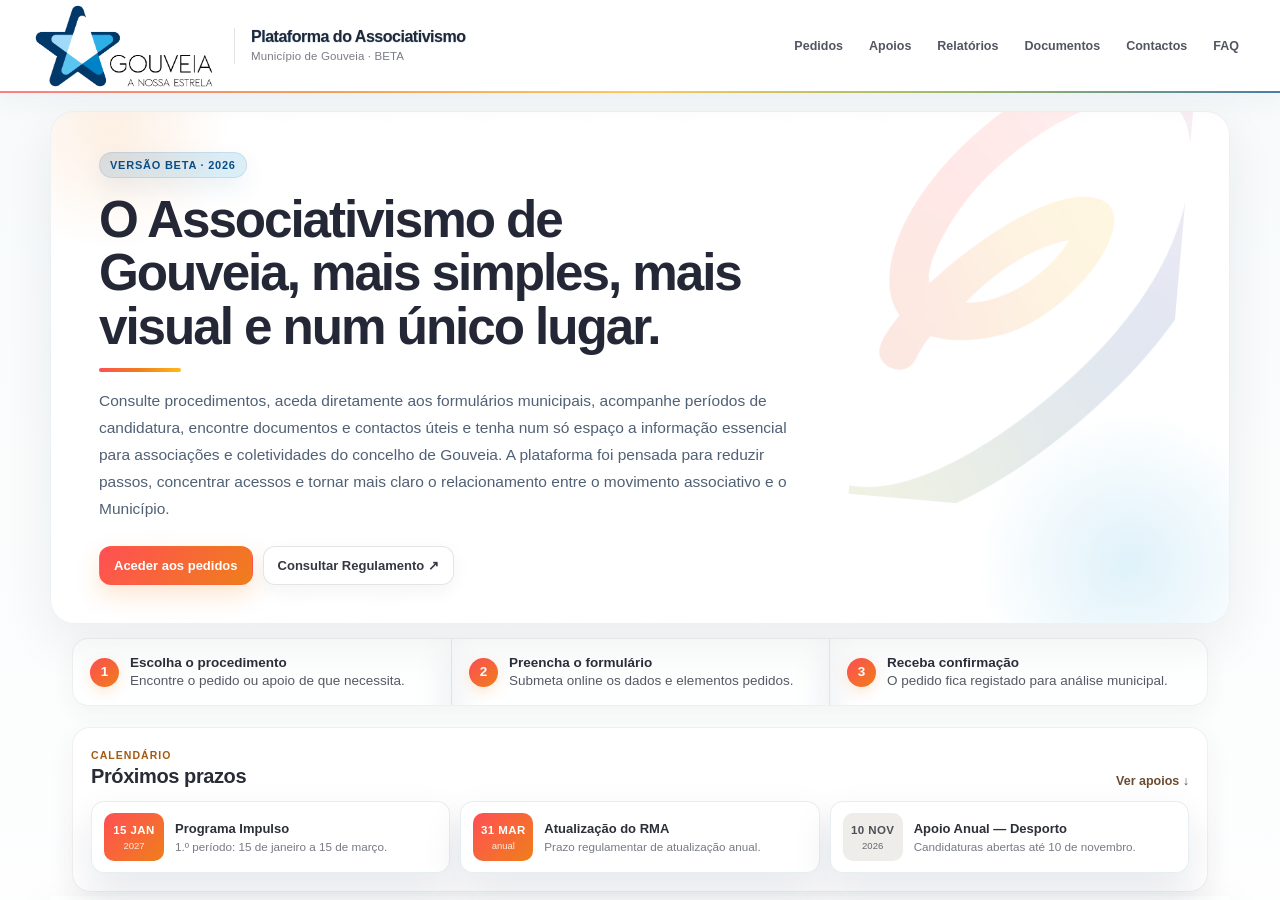
<file: app-v2.html>
<!doctype html>
<html lang="pt-PT">
<head>
<meta charset="utf-8">
<meta name="viewport" content="width=device-width,initial-scale=1,viewport-fit=cover">
<meta name="theme-color" content="#ffffff">
<title>Plataforma do Associativismo | Município de Gouveia</title>
<style>
*{box-sizing:border-box}html,body{margin:0;width:100%;height:100%;overflow:hidden;background:#f5f7f8;font-family:Inter,system-ui,-apple-system,BlinkMacSystemFont,"Segoe UI",sans-serif;color:#1f2933}
#legacy{position:fixed;inset:0;width:100%;height:100%;border:0;background:#fff}
.form-layer{position:fixed;inset:0;z-index:9999;background:#f6f8f9;display:none;flex-direction:column}.form-layer.open{display:flex}
.form-top{height:72px;min-height:72px;display:flex;align-items:center;gap:14px;padding:0 22px;background:rgba(255,255,255,.97);border-bottom:1px solid #e5e9ec;box-shadow:0 8px 24px rgba(31,41,51,.06);backdrop-filter:blur(12px)}
.form-back{appearance:none;border:1px solid #dce2e6;background:#fff;color:#263d4e;border-radius:12px;padding:11px 14px;font-weight:800;font-size:14px;cursor:pointer}.form-back:hover{background:#f7f9fa}
.form-title{min-width:0}.form-title strong{display:block;font-size:15px;line-height:1.2}.form-title small{display:block;margin-top:3px;color:#74808a;font-size:12px;white-space:nowrap;overflow:hidden;text-overflow:ellipsis}
.form-actions{margin-left:auto}.form-external{color:#52616c;text-decoration:none;font-size:12px;font-weight:750;border:1px solid #e1e6e9;border-radius:10px;padding:9px 11px;background:#fff}
.form-frame{flex:1;width:100%;border:0;background:#f6f8f9}.loading{position:absolute;left:50%;top:50%;transform:translate(-50%,-50%);color:#687680;font-size:13px;z-index:-1}
@media(max-width:680px){.form-top{height:64px;min-height:64px;padding:0 12px;gap:10px}.form-back{padding:10px 11px}.form-title strong{font-size:14px}.form-title small{font-size:11px}.form-external{display:none}}
</style>
</head>
<body>
<iframe id="legacy" title="Plataforma do Associativismo" src="index_sem_botao_download_relatorio%20(1).html"></iframe>
<div class="form-layer" id="formLayer" role="dialog" aria-modal="true" aria-label="Formulário integrado">
  <div class="form-top">
    <button class="form-back" id="formBack" type="button">← Voltar</button>
    <div class="form-title"><strong id="formTitle">Formulário</strong><small>Preenchimento dentro da Plataforma do Associativismo</small></div>
    <div class="form-actions"><a class="form-external" id="formExternal" href="#" target="_blank" rel="noopener">Abrir separadamente ↗</a></div>
  </div>
  <div class="loading">A carregar formulário…</div>
  <iframe class="form-frame" id="formFrame" title="Formulário" allow="clipboard-write"></iframe>
</div>
<script>
(function(){
  const legacy=document.getElementById('legacy'), layer=document.getElementById('formLayer'), frame=document.getElementById('formFrame'), title=document.getElementById('formTitle'), ext=document.getElementById('formExternal'), back=document.getElementById('formBack');
  const FULL={
    rma:'https://docs.google.com/forms/d/13lRnTvN5xNR7-OGMz9pEzso5YeNmuV8a-lxBbJVrMvM/viewform?embedded=true',
    apoio:'https://docs.google.com/forms/d/1XOi1zDl_YLn0ttC5pp-ny5jD7OPT27PokIYTtzxeXyw/viewform?embedded=true',
    transporte:'https://docs.google.com/forms/d/1fWjcZcNjLpi-5UkRoaltbUc3fp2eVJZHL1GC5i87C0s/viewform?embedded=true',
    desporto:'https://docs.google.com/forms/d/1hfsow7imRYdcYtD5RDmz5xDqaQjCK5Qr7GzYbRokhdU/viewform?embedded=true'
  };
  const SHORT={
    '55gqdebhtpjya4k36':FULL.rma,'k7emhapwsyhdrvjf6':FULL.rma,
    'dxudumwrpsmtngoy8':FULL.apoio,'f3jbwx3glnkzqgst9':FULL.apoio,'vcrmrrekrrfcteuw9':FULL.apoio,
    '9dunodnuie4spsrxa':FULL.transporte,'oxae2jrrhubwo6vs5':FULL.transporte,'6359vejgduqyecwh8':FULL.transporte,'sct1enjxtpothr3h6':FULL.transporte,
    '7maysg8bhv6gcstw6':FULL.desporto
  };
  const norm=s=>(s||'').toLowerCase().normalize('NFD').replace(/[\u0300-\u036f]/g,'').replace(/\s+/g,' ').trim();
  function canonical(url){
    if(!url)return url;
    const low=String(url).toLowerCase();
    for(const k in SHORT)if(low.includes(k))return SHORT[k];
    try{const u=new URL(url,location.href);if(u.hostname==='docs.google.com'&&u.pathname.includes('/forms/')){if(u.pathname.endsWith('/edit'))u.pathname=u.pathname.replace(/\/edit$/,'/viewform');u.searchParams.set('embedded','true');return u.href}}catch(e){}
    return url;
  }
  function openForm(url,label){
    const src=canonical(url); if(!src)return;
    title.textContent=label||'Formulário'; ext.href=src.replace(/[?&]embedded=true/,''); frame.src=src; layer.classList.add('open');
    if(location.hash!=='#formulario')history.pushState({form:true},'', '#formulario');
  }
  function closeForm(fromPop){layer.classList.remove('open');frame.src='about:blank';if(!fromPop&&location.hash==='#formulario')history.back()}
  back.addEventListener('click',()=>closeForm(false));window.addEventListener('popstate',()=>{if(layer.classList.contains('open'))closeForm(true)});
  function patch(){
    let d;try{d=legacy.contentDocument||legacy.contentWindow.document}catch(e){return}if(!d)return;
    if(d.getElementById('app-live-patch'))return;
    const style=d.createElement('style');style.id='app-live-patch';style.textContent=`
      :root{--app-ink:#1f2933;--app-blue:#234d6d;--app-orange:#e86f1f;--app-green:#2f7d5a}
      body{background:linear-gradient(180deg,#f7fafb 0,#fff 32%,#faf9f7 100%)!important}
      .topbar{background:rgba(255,255,255,.95)!important;backdrop-filter:blur(14px);box-shadow:0 8px 28px rgba(31,41,51,.045)!important}
      .hero{border-radius:24px!important;box-shadow:0 18px 50px rgba(23,42,58,.075)!important;border:1px solid rgba(35,77,109,.08)!important}
      .card{border-radius:20px!important;border:1px solid #e4e9ec!important;box-shadow:0 10px 34px rgba(31,41,51,.055)!important;overflow:hidden!important;transition:.18s ease!important}
      .card:hover{transform:translateY(-2px);box-shadow:0 17px 42px rgba(31,41,51,.085)!important}.card-body{padding:20px!important}
      .note{border-radius:12px!important;background:#f7f9fa!important;border:1px solid #edf0f2!important}
      .btn.active,.btn[data-integrated]{background:linear-gradient(135deg,#d95e17,#f47b12)!important;color:#fff!important;border:0!important;border-radius:12px!important;min-height:45px!important;font-weight:850!important;box-shadow:0 10px 24px rgba(232,111,31,.18)!important;text-decoration:none!important;cursor:pointer!important}
      .status.open{background:#eaf5ef!important;color:#256647!important;border-color:#d4eadc!important}
      .integrated-hint-app{display:flex;align-items:center;gap:7px;margin-top:10px;color:#426177;font-size:12px;font-weight:750}.integrated-hint-app:before{content:'✓';display:grid;place-items:center;width:20px;height:20px;border-radius:50%;background:#e8f4ee;color:#2e7a59}
      @media(max-width:680px){.card{border-radius:17px!important}.hero{border-radius:20px!important}.card-body{padding:17px!important}}
    `;d.head.appendChild(style);
    [...d.querySelectorAll('.card')].forEach(card=>{
      const h=card.querySelector('h3');if(!h)return;const raw=h.textContent.trim(),key=norm(raw);let url='';
      if(key.includes('registo municipal'))url=FULL.rma;else if(key.includes('apoio tecnico'))url=FULL.apoio;else if(key.includes('transporte'))url=FULL.transporte;else if(key.includes('apoio anual')&&key.includes('desporto'))url=FULL.desporto;
      const btn=card.querySelector('a.btn,button.btn');
      if(url&&btn){if(btn.tagName==='A'){btn.removeAttribute('href');btn.removeAttribute('target');btn.removeAttribute('rel')}btn.dataset.integrated='1';btn.classList.remove('disabled');btn.classList.add('active');btn.removeAttribute('aria-disabled');btn.textContent=key.includes('registo municipal')?'Aceder ao RMA':key.includes('desporto')?'Apresentar candidatura':'Preencher na plataforma';btn.onclick=e=>{e.preventDefault();e.stopPropagation();openForm(url,raw);return false};if(!card.querySelector('.integrated-hint-app')){const hint=d.createElement('div');hint.className='integrated-hint-app';hint.textContent='Preenchimento sem sair da plataforma';btn.insertAdjacentElement('afterend',hint)}}
      if(key.includes('apoio anual')&&key.includes('desporto')){const st=card.querySelector('.status');if(st){st.className='status open';st.textContent='Aberto'}const note=card.querySelector('.note');if(note)note.innerHTML='<strong>Candidaturas 2026/2027:</strong> abertas até <strong>10 de novembro de 2026</strong>.'}
    });
    [...d.querySelectorAll('a[href*="forms.gle"],a[href*="docs.google.com/forms"]')].forEach(a=>{if(a.dataset.integrated)return;const url=canonical(a.href),label=(a.closest('.card')?.querySelector('h3')?.textContent||a.textContent||'Formulário').trim();a.removeAttribute('target');a.onclick=e=>{e.preventDefault();e.stopPropagation();openForm(url,label);return false}});
    [...d.querySelectorAll('.deadline-item')].forEach(item=>{if(norm(item.textContent).includes('desporto')){const date=item.querySelector('.deadline-date');if(date)date.innerHTML='<strong>10 NOV</strong><small>2026</small>';const last=item.querySelector('span:last-child');if(last)last.innerHTML='<strong>Apoio Anual — Desporto</strong><small>Candidaturas abertas até 10 de novembro.</small>'}});
  }
  legacy.addEventListener('load',()=>{patch();setTimeout(patch,350)});
})();
</script>
</body>
</html>
</file>
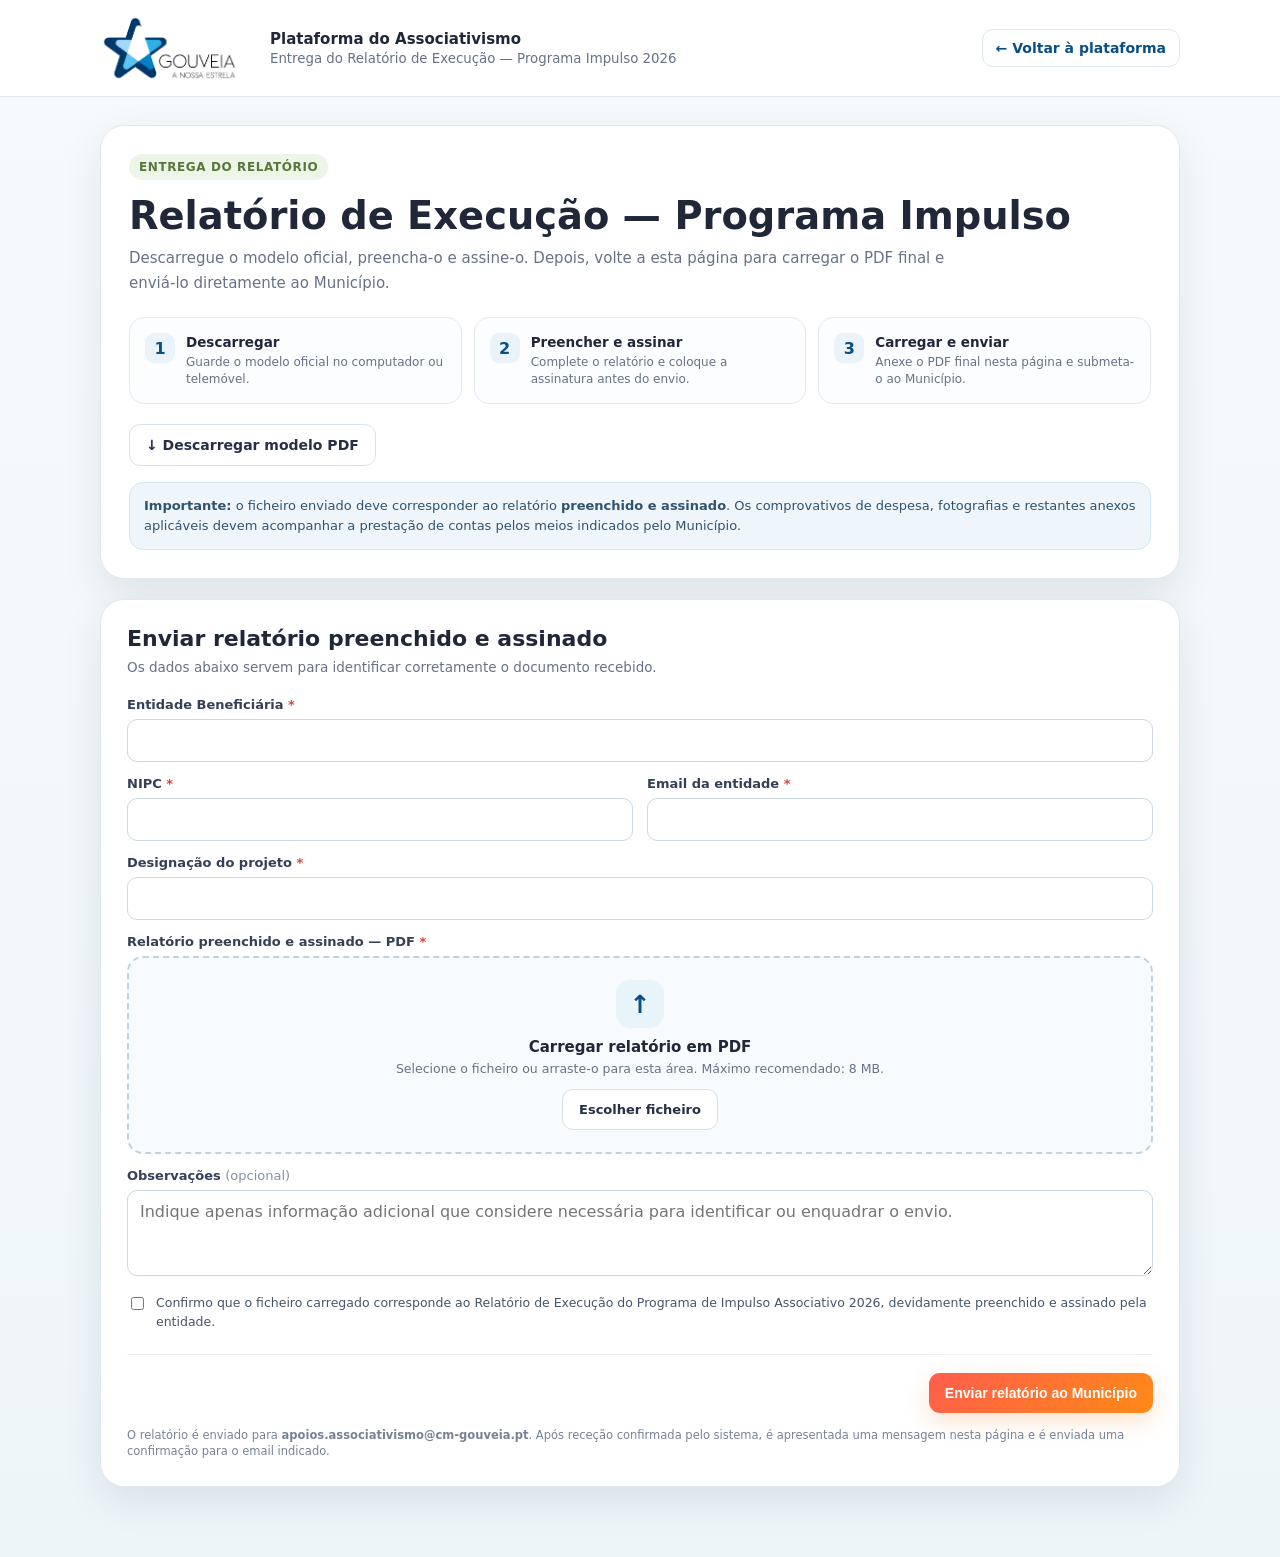
<file: relatorio-impulso-online.html>
<!doctype html>
<html lang="pt-PT">
<head>
<meta charset="utf-8">
<meta name="viewport" content="width=device-width,initial-scale=1,viewport-fit=cover">
<meta name="theme-color" content="#ffffff">
<title>Entregar Relatório de Execução — Programa Impulso 2026</title>
<style>
:root{
  --blue:#0a4e86;
  --blue2:#2fa9dd;
  --orange:#ef7f1a;
  --ink:#202739;
  --muted:#667386;
  --line:#dfe7ef;
  --bg:#f4f8fb;
  --card:#fff;
  --green:#56783b;
  --shadow:0 14px 38px rgba(18,49,81,.10);
}
*{box-sizing:border-box}
html{scroll-behavior:smooth}
body{
  margin:0;
  font-family:Inter,ui-sans-serif,system-ui,-apple-system,BlinkMacSystemFont,"Segoe UI",sans-serif;
  background:linear-gradient(180deg,#f7fafc,#eef5f9);
  color:var(--ink);
}
.top{
  position:sticky;top:0;z-index:5;
  background:rgba(255,255,255,.95);
  backdrop-filter:blur(10px);
  border-bottom:1px solid var(--line);
}
.top-inner{
  max-width:1120px;margin:auto;
  display:flex;align-items:center;justify-content:space-between;
  gap:18px;padding:14px 20px;
}
.brand{display:flex;align-items:center;gap:14px}
.brand-logo{
  width:156px;
  height:auto;
  max-height:68px;
  object-fit:contain;
  object-position:left center;
  display:block;
}
.brand-copy strong{display:block;font-size:15px}
.brand-copy small{display:block;color:var(--muted);margin-top:3px}
.back{
  display:inline-flex;align-items:center;gap:7px;
  text-decoration:none;color:var(--blue);font-weight:800;font-size:14px;
  padding:10px 13px;border:1px solid #dce6ee;border-radius:11px;background:#fff;
}
main{max-width:1120px;margin:28px auto 70px;padding:0 20px}
.hero,.panel{
  background:#fff;border:1px solid #e1e8ee;border-radius:24px;
  box-shadow:var(--shadow);
}
.hero{padding:28px;margin-bottom:20px}
.eyebrow{
  display:inline-flex;padding:6px 10px;border-radius:999px;
  background:#edf5e8;color:var(--green);
  font-size:12px;font-weight:900;letter-spacing:.05em;text-transform:uppercase
}
.hero h1{font-size:clamp(27px,3vw,40px);line-height:1.08;margin:15px 0 10px}
.hero p{margin:0;color:var(--muted);max-width:820px;line-height:1.62;font-size:15px}
.steps{
  display:grid;grid-template-columns:repeat(3,minmax(0,1fr));
  gap:12px;margin-top:22px
}
.step{
  border:1px solid #e3e9ee;background:#fbfdfe;border-radius:15px;
  padding:15px;display:flex;gap:11px;align-items:flex-start
}
.step-num{
  width:30px;height:30px;flex:0 0 30px;border-radius:9px;
  display:grid;place-items:center;background:#eaf3f9;color:var(--blue);font-weight:900
}
.step strong{display:block;font-size:13.5px;margin:1px 0 4px}
.step small{display:block;color:var(--muted);line-height:1.4;font-size:12px}
.hero-actions{display:flex;flex-wrap:wrap;gap:10px;margin-top:20px}
.btn{
  border:0;border-radius:11px;padding:12px 16px;
  font-weight:850;font-size:14px;cursor:pointer;text-decoration:none;
  display:inline-flex;align-items:center;justify-content:center;gap:8px
}
.btn.secondary{background:#fff;border:1px solid #d9e2e9;color:#253047}
.btn.primary{
  background:linear-gradient(135deg,#ff5d4d,#ff8a16);color:#fff;
  box-shadow:0 8px 22px rgba(239,127,26,.22)
}
.btn:disabled{opacity:.58;cursor:not-allowed}
.notice{
  background:#eef6fb;border:1px solid #d4e6f2;color:#31536f;
  border-radius:14px;padding:13px 14px;font-size:13px;line-height:1.55;margin-top:16px
}
.panel{padding:26px}
.panel-head{margin-bottom:20px}
.panel-head h2{font-size:22px;margin:0 0 6px}
.panel-head p{margin:0;color:var(--muted);font-size:13.5px;line-height:1.5}
.grid{display:grid;grid-template-columns:repeat(2,minmax(0,1fr));gap:14px}
.field{display:flex;flex-direction:column;gap:7px}
.field.full{grid-column:1/-1}
.field label{font-size:13px;font-weight:800;color:#334056}
.req{color:#d94335}
.field input,.field textarea{
  width:100%;border:1px solid #ccd8e2;border-radius:10px;padding:11px 12px;
  font:inherit;color:#1e293b;background:#fff;outline:none
}
.field textarea{min-height:86px;resize:vertical}
.field input:focus,.field textarea:focus{
  border-color:#57a6d3;box-shadow:0 0 0 3px rgba(47,169,221,.12)
}
.upload-box{
  border:2px dashed #bfd2e1;border-radius:16px;background:#f8fbfd;
  padding:22px;text-align:center;transition:.18s ease
}
.upload-box.drag{border-color:#2fa9dd;background:#f0f8fc}
.upload-icon{
  width:48px;height:48px;border-radius:14px;margin:0 auto 10px;
  display:grid;place-items:center;background:#e9f3fa;color:var(--blue);font-size:25px;font-weight:900
}
.upload-box strong{display:block;font-size:15px}
.upload-box p{margin:5px 0 13px;color:var(--muted);font-size:12.5px}
.upload-box input{display:none}
.file-chip{
  display:none;margin-top:12px;padding:10px 12px;border-radius:10px;
  background:#edf5e8;color:#3f642a;font-size:12.5px;font-weight:800;text-align:left
}
.file-chip.show{display:block}
.check{
  display:flex;gap:9px;align-items:flex-start;margin-top:18px;
  color:#485568;font-size:12.5px;line-height:1.5
}
.check input{margin-top:3px;accent-color:var(--blue)}
.actions{
  display:flex;justify-content:flex-end;gap:10px;align-items:center;
  border-top:1px solid #edf1f4;margin-top:22px;padding-top:18px
}
.status{
  display:none;margin-top:14px;padding:12px 14px;border-radius:12px;
  font-size:13px;font-weight:750;line-height:1.5
}
.status.ok{display:block;background:#edf7e9;color:#42622f;border:1px solid #d8e9ce}
.status.err{display:block;background:#fff1ef;color:#9b3328;border:1px solid #f3d0cb}
.status.wait{display:block;background:#eef6fb;color:#31536f;border:1px solid #d4e6f2}
.help{
  margin-top:14px;color:#778395;font-size:11.5px;line-height:1.45
}
@media(max-width:760px){
  .top-inner{padding:10px 14px}
  .brand-logo{width:128px;max-height:56px}
  .brand-copy{display:none}
  .back{font-size:0;padding:9px 11px}.back::after{content:"Voltar";font-size:13px}
  main{padding:0 12px;margin-top:16px}
  .hero,.panel{border-radius:18px}
  .hero{padding:20px 18px}
  .panel{padding:20px 16px}
  .steps,.grid{grid-template-columns:1fr}
  .actions{flex-direction:column;align-items:stretch}
  .actions .btn{width:100%}
}
</style>
<script src="config.js"></script>
</head>
<body>
<header class="top">
  <div class="top-inner">
    <div class="brand">
      <img class="brand-logo" src="[data-uri]" alt="Município de Gouveia">
      <div class="brand-copy">
        <strong>Plataforma do Associativismo</strong>
        <small>Entrega do Relatório de Execução — Programa Impulso 2026</small>
      </div>
    </div>
    <a class="back" href="index.html">← Voltar à plataforma</a>
  </div>
</header>

<main>
  <section class="hero">
    <span class="eyebrow">Entrega do relatório</span>
    <h1>Relatório de Execução — Programa Impulso</h1>
    <p>
      Descarregue o modelo oficial, preencha-o e assine-o. Depois, volte a esta página para carregar o PDF final e enviá-lo diretamente ao Município.
    </p>

    <div class="steps">
      <div class="step">
        <span class="step-num">1</span>
        <span><strong>Descarregar</strong><small>Guarde o modelo oficial no computador ou telemóvel.</small></span>
      </div>
      <div class="step">
        <span class="step-num">2</span>
        <span><strong>Preencher e assinar</strong><small>Complete o relatório e coloque a assinatura antes do envio.</small></span>
      </div>
      <div class="step">
        <span class="step-num">3</span>
        <span><strong>Carregar e enviar</strong><small>Anexe o PDF final nesta página e submeta-o ao Município.</small></span>
      </div>
    </div>

    <div class="hero-actions">
      <a class="btn secondary" href="relatorio-execucao-impulso-2026.pdf" download>↓ Descarregar modelo PDF</a>
    </div>

    <div class="notice">
      <strong>Importante:</strong> o ficheiro enviado deve corresponder ao relatório <strong>preenchido e assinado</strong>.
      Os comprovativos de despesa, fotografias e restantes anexos aplicáveis devem acompanhar a prestação de contas pelos meios indicados pelo Município.
    </div>
  </section>

  <section class="panel">
    <div class="panel-head">
      <h2>Enviar relatório preenchido e assinado</h2>
      <p>Os dados abaixo servem para identificar corretamente o documento recebido.</p>
    </div>

    <form id="uploadForm" autocomplete="on">
      <div class="grid">
        <div class="field full">
          <label for="entidade">Entidade Beneficiária <span class="req">*</span></label>
          <input id="entidade" name="entidade" required>
        </div>
        <div class="field">
          <label for="nipc">NIPC <span class="req">*</span></label>
          <input id="nipc" name="nipc" inputmode="numeric" required>
        </div>
        <div class="field">
          <label for="email">Email da entidade <span class="req">*</span></label>
          <input id="email" name="email" type="email" required>
        </div>
        <div class="field full">
          <label for="projeto">Designação do projeto <span class="req">*</span></label>
          <input id="projeto" name="projeto" required>
        </div>

        <div class="field full">
          <label>Relatório preenchido e assinado — PDF <span class="req">*</span></label>
          <div class="upload-box" id="dropZone">
            <div class="upload-icon" aria-hidden="true">↑</div>
            <strong>Carregar relatório em PDF</strong>
            <p>Selecione o ficheiro ou arraste-o para esta área. Máximo recomendado: 8 MB.</p>
            <label class="btn secondary" for="pdfFile">Escolher ficheiro</label>
            <input id="pdfFile" type="file" accept="application/pdf,.pdf" required>
            <div class="file-chip" id="fileChip"></div>
          </div>
        </div>

        <div class="field full">
          <label for="observacoes">Observações <span style="font-weight:500;color:#8590a0">(opcional)</span></label>
          <textarea id="observacoes" placeholder="Indique apenas informação adicional que considere necessária para identificar ou enquadrar o envio."></textarea>
        </div>
      </div>

      <label class="check">
        <input type="checkbox" id="confirmacao" required>
        <span>Confirmo que o ficheiro carregado corresponde ao Relatório de Execução do Programa de Impulso Associativo 2026, devidamente preenchido e assinado pela entidade.</span>
      </label>

      <div class="actions">
        <button class="btn primary" type="submit" id="sendBtn">Enviar relatório ao Município</button>
      </div>

      <div id="status" class="status" role="status" aria-live="polite"></div>
      <div class="help">
        O relatório é enviado para <strong>apoios.associativismo@cm-gouveia.pt</strong>. Após receção confirmada pelo sistema, é apresentada uma mensagem nesta página e é enviada uma confirmação para o email indicado.
      </div>
    </form>
  </section>
</main>

<script>
const $ = id => document.getElementById(id);
const fileInput = $('pdfFile');
const fileChip = $('fileChip');
const dropZone = $('dropZone');

function showStatus(text,type){
  const el=$('status');
  el.className='status '+type;
  el.textContent=text;
}
function fileToBase64(file){
  return new Promise((resolve,reject)=>{
    const reader=new FileReader();
    reader.onload=()=>resolve(String(reader.result).split(',')[1]||'');
    reader.onerror=()=>reject(new Error('Não foi possível ler o ficheiro.'));
    reader.readAsDataURL(file);
  });
}
function validateFile(file){
  if(!file) throw new Error('Selecione o relatório em PDF.');
  const isPdf = file.type === 'application/pdf' || /\.pdf$/i.test(file.name);
  if(!isPdf) throw new Error('O ficheiro tem de estar em formato PDF.');
  if(file.size > 8*1024*1024) throw new Error('O PDF é demasiado grande. Tente manter o ficheiro abaixo de 8 MB.');
}
function updateChip(){
  const file=fileInput.files && fileInput.files[0];
  if(!file){fileChip.className='file-chip';fileChip.textContent='';return}
  try{
    validateFile(file);
    fileChip.className='file-chip show';
    fileChip.textContent='✓ '+file.name+' · '+(file.size/1024/1024).toFixed(2).replace('.',',')+' MB';
  }catch(err){
    fileInput.value='';
    fileChip.className='file-chip';
    showStatus(err.message,'err');
  }
}
fileInput.addEventListener('change',updateChip);

['dragenter','dragover'].forEach(evt=>dropZone.addEventListener(evt,e=>{
  e.preventDefault();e.stopPropagation();dropZone.classList.add('drag');
}));
['dragleave','drop'].forEach(evt=>dropZone.addEventListener(evt,e=>{
  e.preventDefault();e.stopPropagation();dropZone.classList.remove('drag');
}));
dropZone.addEventListener('drop',e=>{
  if(!e.dataTransfer.files.length)return;
  const dt=new DataTransfer();
  dt.items.add(e.dataTransfer.files[0]);
  fileInput.files=dt.files;
  updateChip();
});

function submitPayload(payload){
  const endpoint=window.ASSOCIATIVISMO_ENDPOINT||'';
  if(!endpoint){
    return Promise.reject(new Error('O serviço de envio ainda não está configurado. Confirme o endereço do Google Apps Script no ficheiro config.js.'));
  }
  return new Promise((resolve,reject)=>{
    const requestId=payload.requestId;
    let finished=false;
    const frame=document.createElement('iframe');
    frame.name='assoc_upload_'+Date.now();
    frame.style.display='none';
    document.body.appendChild(frame);

    const form=document.createElement('form');
    form.method='POST';
    form.action=endpoint;
    form.target=frame.name;
    form.style.display='none';

    const input=document.createElement('input');
    input.type='hidden';
    input.name='payload';
    input.value=JSON.stringify(payload);
    form.appendChild(input);
    document.body.appendChild(form);

    const cleanup=()=>{
      window.removeEventListener('message',onMessage);
      setTimeout(()=>{try{form.remove()}catch(_){}
                       try{frame.remove()}catch(_){}},250);
    };
    const timer=setTimeout(()=>{
      if(finished)return;
      finished=true;cleanup();
      reject(new Error('O serviço não confirmou a receção dentro do tempo esperado. Não volte a enviar sem confirmar primeiro se o email de confirmação foi recebido.'));
    },30000);

    function onMessage(ev){
      const msg=ev.data;
      if(!msg||msg.type!=='associativismo-backend'||msg.requestId!==requestId)return;
      if(finished)return;
      finished=true;clearTimeout(timer);cleanup();
      if(msg.ok)resolve(msg);
      else reject(new Error(msg.message||'Não foi possível enviar o relatório.'));
    }
    window.addEventListener('message',onMessage);
    document.body.appendChild(form);
    form.submit();
  });
}

$('uploadForm').addEventListener('submit',async e=>{
  e.preventDefault();
  const btn=$('sendBtn');
  try{
    const file=fileInput.files && fileInput.files[0];
    validateFile(file);

    const data={
      entidade:$('entidade').value.trim(),
      nipc:$('nipc').value.trim(),
      email:$('email').value.trim(),
      projeto:$('projeto').value.trim(),
      observacoes:$('observacoes').value.trim()
    };
    if(!data.entidade||!data.nipc||!data.email||!data.projeto){
      throw new Error('Preencha os campos obrigatórios antes de enviar.');
    }

    btn.disabled=true;
    btn.textContent='A preparar envio...';
    showStatus('A preparar o relatório para envio...','wait');

    const base64=await fileToBase64(file);
    const requestId='relatorio_'+Date.now()+'_'+Math.random().toString(36).slice(2);

    const payload={
      requestId,
      formType:'relatorio_impulso',
      formTitle:'Relatório de Execução — Programa Impulso 2026',
      submittedAt:new Date().toISOString(),
      source:location.href,
      data,
      files:[{
        field:'relatorio_pdf',
        name:file.name,
        mime:'application/pdf',
        data:base64
      }]
    };

    btn.textContent='A enviar...';
    showStatus('A enviar o relatório para o Município. Não feche esta página.','wait');
    await submitPayload(payload);

    showStatus('Relatório enviado com sucesso. Foi remetida uma confirmação para '+data.email+'.','ok');
    btn.textContent='Relatório enviado';
  }catch(err){
    console.error(err);
    showStatus(err.message||'Não foi possível enviar o relatório.','err');
    btn.disabled=false;
    btn.textContent='Enviar relatório ao Município';
  }
});
</script>
</body>
</html>
</file>
